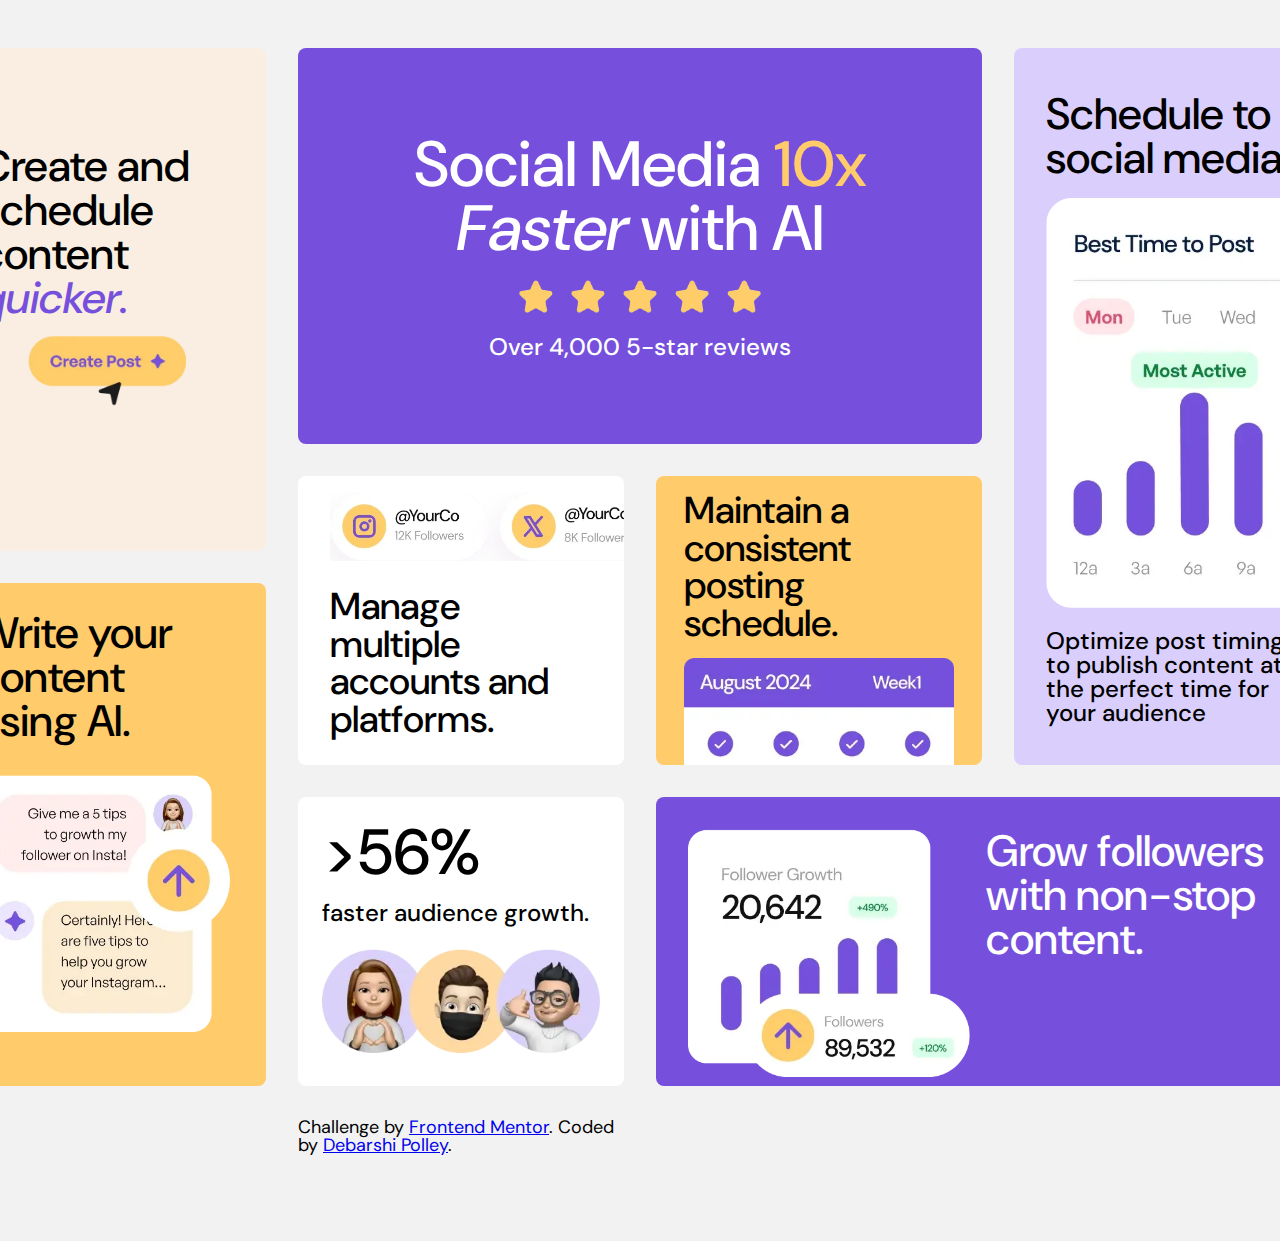
<file: bento-grid-main/index.html>
<!DOCTYPE html>
<html lang="en">
<head>
  <meta charset="UTF-8">
  <meta name="viewport" content="width=device-width, initial-scale=1.0"> <!-- displays site properly based on user's device -->

  <link rel="icon" type="image/png" sizes="32x32" href="./assets/images/favicon-32x32.png">

  <!--Fonts-->
  <link rel="preconnect" href="https://fonts.googleapis.com">
  <link rel="preconnect" href="https://fonts.gstatic.com" crossorigin>
  <link href="https://fonts.googleapis.com/css2?family=DM+Sans:ital,opsz,wght@0,9..40,100..1000;1,9..40,100..1000&display=swap" rel="stylesheet">
  
  <title>Frontend Mentor | Bento grid</title>
  <link rel="stylesheet" href="style.css">
</head>
<body>
<div class="bento-grid">

  <div class= "item">
    <div class="lg-text">
      Create and schedule content <em>quicker.</em>
    </div>
    <img src="./assets/images/illustration-create-post.webp">
  </div>

  <div class= "item">
    <p class="xlg-text">Social Media <span class="emphasis">10x</span> <em>Faster</em> with AI</p>
    <img src="assets/images/illustration-five-stars.webp" alt="">
    <p class="sm-text">Over 4,000 5-star reviews</p>
  </div>

  <div class="item">
    <p class="lg-text">Schedule to social media.</p>
    <img src="assets/images/illustration-schedule-posts.webp" alt="">
    <p class="sm-text">Optimize post timings to publish content at the perfect time for your audience</p>
  </div>

  <div class="item">
    <p class="lg-text">Write your content using AI.</p>
    <img src="assets/images/illustration-ai-content.webp" alt="">
  </div>

  <div class="item">
    <img src="assets/images/illustration-multiple-platforms.webp" alt="">
    <p class="med-text">Manage multiple accounts and platforms.</p>
  </div>

  <div class="item">
    <p class="med-text">Maintain a consistent posting schedule.</p>
    <img src="assets/images/illustration-consistent-schedule.webp" alt="">
  </div>

  <div class="item">
    <p class="sm-text"><span class="xlg-text">>56%</span> faster audience growth.</p>
    <img src="assets/images/illustration-audience-growth.webp" alt="">
  </div>
  
  <div class="item">
    <img src="assets/images/illustration-grow-followers.webp" alt="">
    <p class="lg-text">Grow followers with non-stop content.</p>
  </div>


<br>
<br>
<br>
<br>
  <footer class="attribution">
    Challenge by <a href="https://www.frontendmentor.io?ref=challenge">Frontend Mentor</a>. 
    Coded by <a href="#">Debarshi Polley</a>.
  </footer>
  <br>
</body>
</html>
</file>
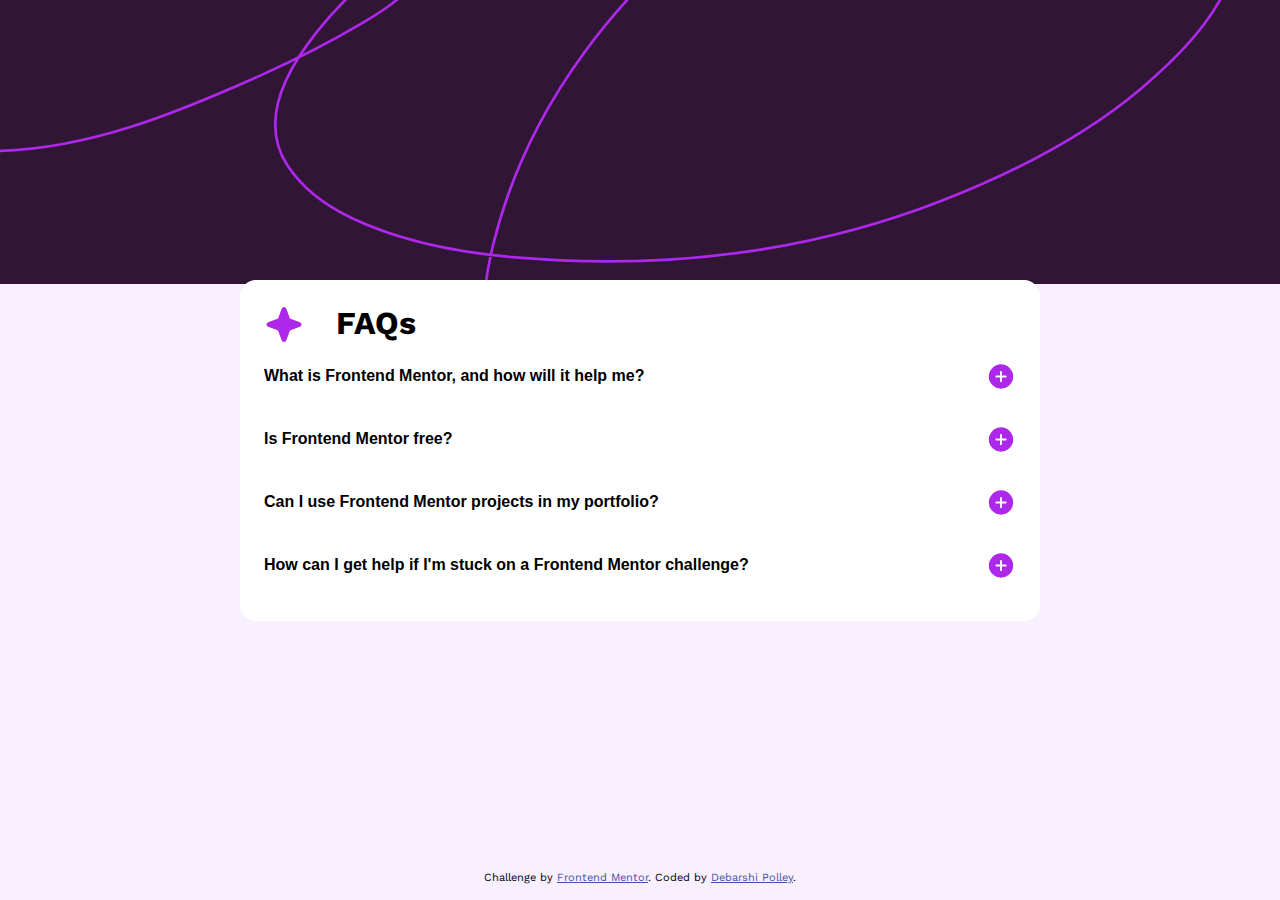
<file: faq-accordion-main/index.html>
<!DOCTYPE html>
<html lang="en">
<head>

  <!-- Required meta tags -->
  <meta charset="UTF-8">
  <meta name="viewport" content="width=device-width, initial-scale=1.0"> 

  <!-- Bootstrap CSS -->
  <link rel="icon" type="image/png" sizes="32x32" href="./assets/images/favicon-32x32.png">
  
  <!-- Title -->
  <title>Frontend Mentor | FAQ accordion</title>

  <!-- CSS Link -->
  <link rel="stylesheet" href="style.css">  

</head>
<body>

  <div class="container">
    <div class="faq-headline">
      <img src="assets/images/icon-star.svg" alt="">
      <h1>FAQs</h1>
    </div>

    <div class="accordion-container">
      <div class="accordion-item">
        <button class="accordion-btn" id="accordion-btn">
          What is Frontend Mentor, and how will it help me?

          <div class="icons">
            <img src="assets/images/icon-plus.svg" alt="" class="plus-icon btn-icon">
            <img src="assets/images/icon-minus.svg" alt="" class="minus-icon btn-icon">
          </div>
        </button>

        <div class="accordion-description">
          <p>Frontend Mentor offers realistic coding challenges to help developers improve their frontend coding skills with projects in HTML, CSS, and JavaScript. It's suitable for all levels and ideal for portfolio building.
          </p>
        </div>
      </div>

      <div class="accordion-item">
        <button class="accordion-btn" id="accordion-btn">
          Is Frontend Mentor free?

          <div class="icons">
            <img src="assets/images/icon-plus.svg" alt="" class="plus-icon btn-icon">
            <img src="assets/images/icon-minus.svg" alt="" class="minus-icon btn-icon">
          </div>
        </button>

        <div class="accordion-description">
          <p>Yes, Frontend Mentor offers both free and premium coding challenges, with the free option providing access to a range of projects suitable for all skill levels.
          </p>
        </div>
      </div>

      <div class="accordion-item">
        <button class="accordion-btn" id="accordion-btn">
          Can I use Frontend Mentor projects in my portfolio?

          <div class="icons">
            <img src="assets/images/icon-plus.svg" alt="" class="plus-icon btn-icon">
            <img src="assets/images/icon-minus.svg" alt="" class="minus-icon btn-icon">
          </div>
        </button>

        <div class="accordion-description">
          <p>Yes, you can use projects completed on Frontend Mentor in your portfolio. It's an excellent way to showcase your skills to potential employers!
          </p>
        </div>
      </div>

      <div class="accordion-item">
        <button class="accordion-btn" id="accordion-btn">
          How can I get help if I'm stuck on a Frontend Mentor challenge?

          <div class="icons">
            <img src="assets/images/icon-plus.svg" alt="" class="plus-icon btn-icon">
            <img src="assets/images/icon-minus.svg" alt="" class="minus-icon btn-icon">
          </div>
        </button>

        <div class="accordion-description">
          <p>The best place to get help is inside Frontend Mentor's Discord community. There's a help channel where you can ask questions and seek support from other community members.
          </p>
        </div>
      </div>

    </div>

  </div>
    
  <div class="attribution">
    Challenge by <a href="https://www.frontendmentor.io?ref=challenge" target="_blank">Frontend Mentor</a>. Coded by <a href="#">Debarshi Polley</a>.
  </div>

  <!-- JavaScript Link -->
  <script src="script.js"></script>
</body>
</html>
</file>
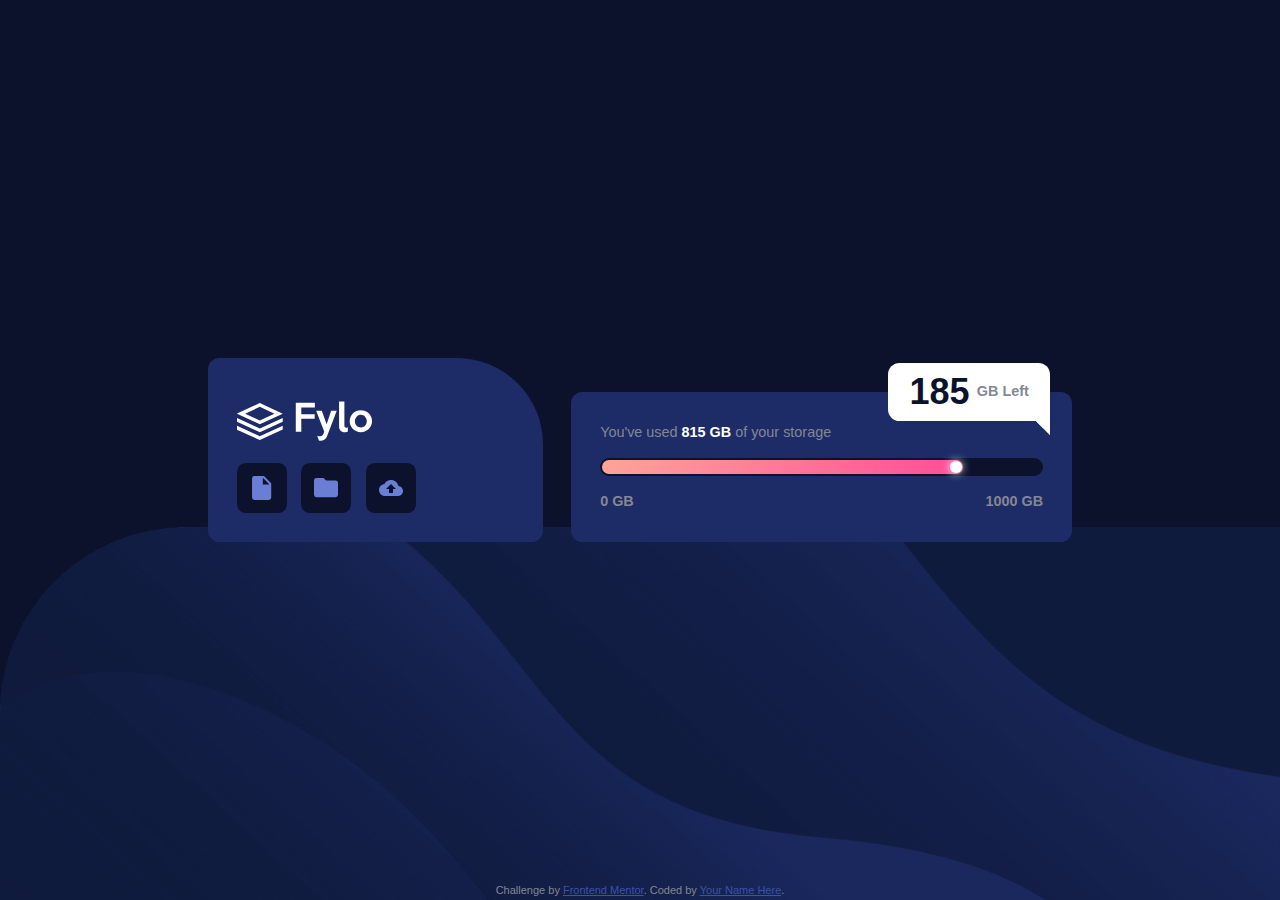
<file: fylo-data-storage-component-master/index.html>
<!DOCTYPE html>
<html lang="en">
<head>
  <meta charset="UTF-8">
  <meta name="viewport" content="width=device-width, initial-scale=1.0">

  <link rel="stylesheet" href="style.css">

  <link rel="icon" type="image/png" sizes="32x32" href="./images/favicon-32x32.png">
  
  <title>Frontend Mentor | Fylo data storage component</title>

</head>
<body>
  <main>
    <section class="storage flex">
      <div class="left-box">
        <img src="images/logo.svg" alt="logo">
        <div class="icons">
          <button><img src="images/icon-document.svg" alt="doc"></button>
          <button><img src="images/icon-folder.svg" alt="folder"></button>
          <button><img src="images/icon-upload.svg" alt="upload"></button>
        </div>
      </div>

      <div class="right-box">
        <p>You've used <strong>815 GB</strong> of your storage</p>

        <div class="progress-bar">
          <div class="progress"></div>
        </div>

        <div class="storage-index flex">
          <p>0 GB</p>
          <p>1000 GB</p>
        </div>

        <div class="storage-left flex">
          <p class="big-number">185</p>
          <p class="small-number">GB Left</p>
        </div>
      </div>
    </section>
  </main>
  
  
  
  
  <div class="attribution">
    Challenge by <a href="https://www.frontendmentor.io?ref=challenge" target="_blank">Frontend Mentor</a>. 
    Coded by <a href="#">Your Name Here</a>.
  </div>
</body>
</html>
</file>
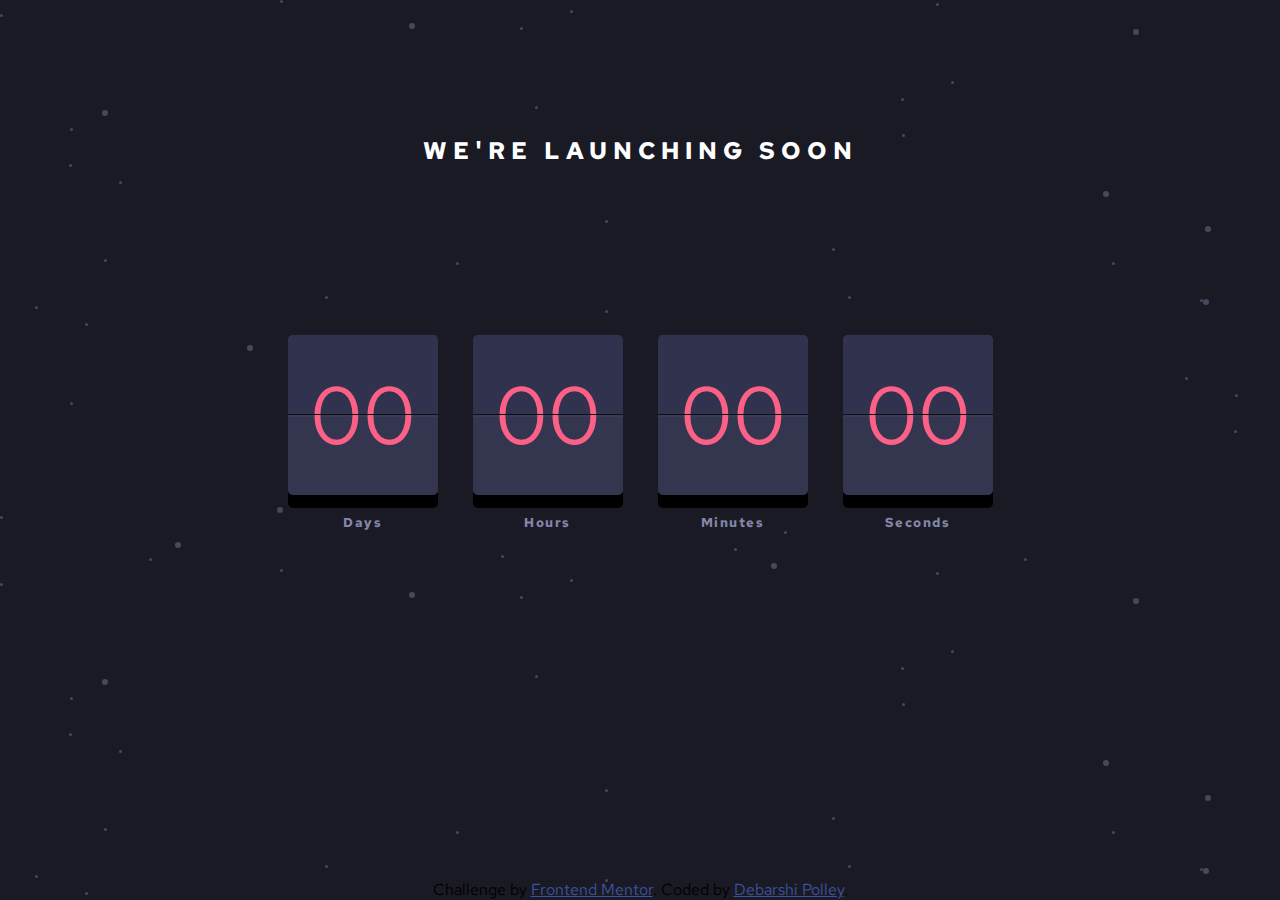
<file: launch-countdown-timer-main/index.html>
<!DOCTYPE html>
<html lang="en">
  <head>
    <meta charset="UTF-8" />
    <meta name="viewport" content="width=device-width, initial-scale=1.0" />
    <!-- displays site properly based on user's device -->

    <link
      rel="icon"
      type="image/png"
      sizes="32x32"
      href="./images/favicon-32x32.png"
    />

    <title>Frontend Mentor | Launch countdown timer</title>

    <link rel="stylesheet" href="style.css" />

    <script src="app.js" defer></script>
  </head>
  <body>
    <h2>We're launching soon</h2>
    <main class="countdown"></main>

    <footer class="attribution">
      Challenge by
      <a href="https://www.frontendmentor.io?ref=challenge" target="_blank"
        >Frontend Mentor</a
      >. Coded by <a href="https://github.com/manishtmtmt">Debarshi Polley</a>.
    </footer>
  </body>
</html>
</file>
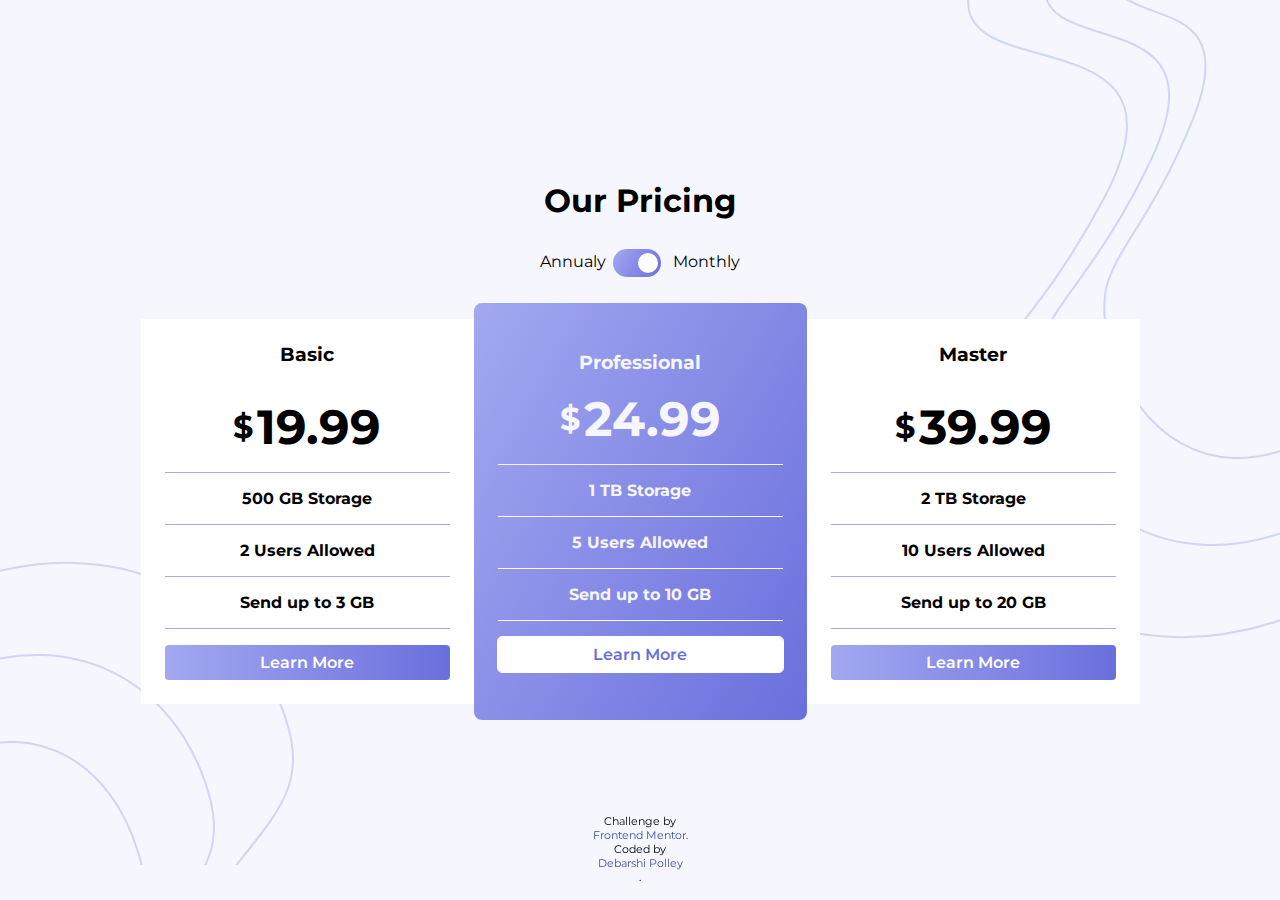
<file: pricing-component-with-toggle-master/index.html>
<!DOCTYPE html>
<html lang="en">
<head>
  <meta charset="UTF-8">
  <meta name="viewport" content="width=device-width, initial-scale=1.0">

  <link rel="icon" type="image/png" sizes="32x32" href="./images/favicon-32x32.png">
  <title>Frontend Mentor |Pricing Component with Toggle</title>

  <link rel="stylesheet" href="style.css">

  <link rel="preconnect" href="https://fonts.googleapis.com">
  <link rel="preconnect" href="https://fonts.gstatic.com" crossorigin>
  <link href="https://fonts.googleapis.com/css2?family=Montserrat:ital,wght@0,100..900;1,100..900&display=swap" rel="stylesheet">
</head>
<body>
  <div class="component">
    <h1>Our Pricing</h1>
    <div class="toggle-container">
      <p>Annualy</p>
      <div class="toggle-switch">
        <input type="checkbox" class="toggle-input" id="toggle" checked>
        <label for="toggle" class="toggle-label"></label>
      </div>
      <p>Monthly</p>
    </div>

    <div class="cards-grid">
      <div class="card">
        <h3>Basic</h3>
        <div class="cost">&dollar; <span id="basic-cost">19.99</span></div>
        <ul class="benefits">
          <li>500 GB Storage</li>
          <li>2 Users Allowed</li>
          <li>Send up to 3 GB</li>
        </ul>
        <a href="#" class="link-btn">Learn More</a>
      </div>

      <div class="card">
        <h3>Professional</h3>
        <div class="cost">&dollar; <span id="professional-cost">24.99</span></div>
        <ul class="benefits">
          <li>1 TB Storage</li>
          <li>5 Users Allowed</li>
          <li>Send up to 10 GB</li>
        </ul>
        <a href="#" class="link-btn">Learn More</a>
      </div>

      <div class="card">
        <h3>Master</h3>
        <div class="cost">&dollar; <span id="master-cost">39.99</span></div>
        <ul class="benefits">
          <li>2 TB Storage</li>
          <li>10 Users Allowed</li>
          <li>Send up to 20 GB</li>
        </ul>
        <a href="#" class="link-btn">Learn More</a>
      </div>
    </div>

    <img src="images/bg-top.svg" alt="bg-top" class="top-img">
    <img src="images/bg-bottom.svg" alt="bg-bottom" class="bottom-img">
  </div>
  

  
  <div class="attribution">
    <p>Challenge by <a href="https://www.frontendmentor.io?ref=challenge" target="_blank">Frontend Mentor.</a> Coded by <a href="#">Debarshi Polley</a>.
    </p>
  </div>

  <script>
    const checkToggle = document.getElementById('toggle')
    const basicCost = document.getElementById('basic-cost')
    const professionalCost = document.getElementById('professional-cost')
    const masterCost = document.getElementById('master-cost')

    checkToggle.addEventListener('change', () => {
      if(checkToggle.checked) {
        basicCost.textContent = `19.99`
        professionalCost.textContent = `24.99`
        masterCost.textContent = `39.99`
      } else {
        basicCost.textContent = `199.99`
        professionalCost.textContent = `249.99`
        masterCost.textContent = `399.99`
      }
    })
  </script>
</body>
</html>
</file>
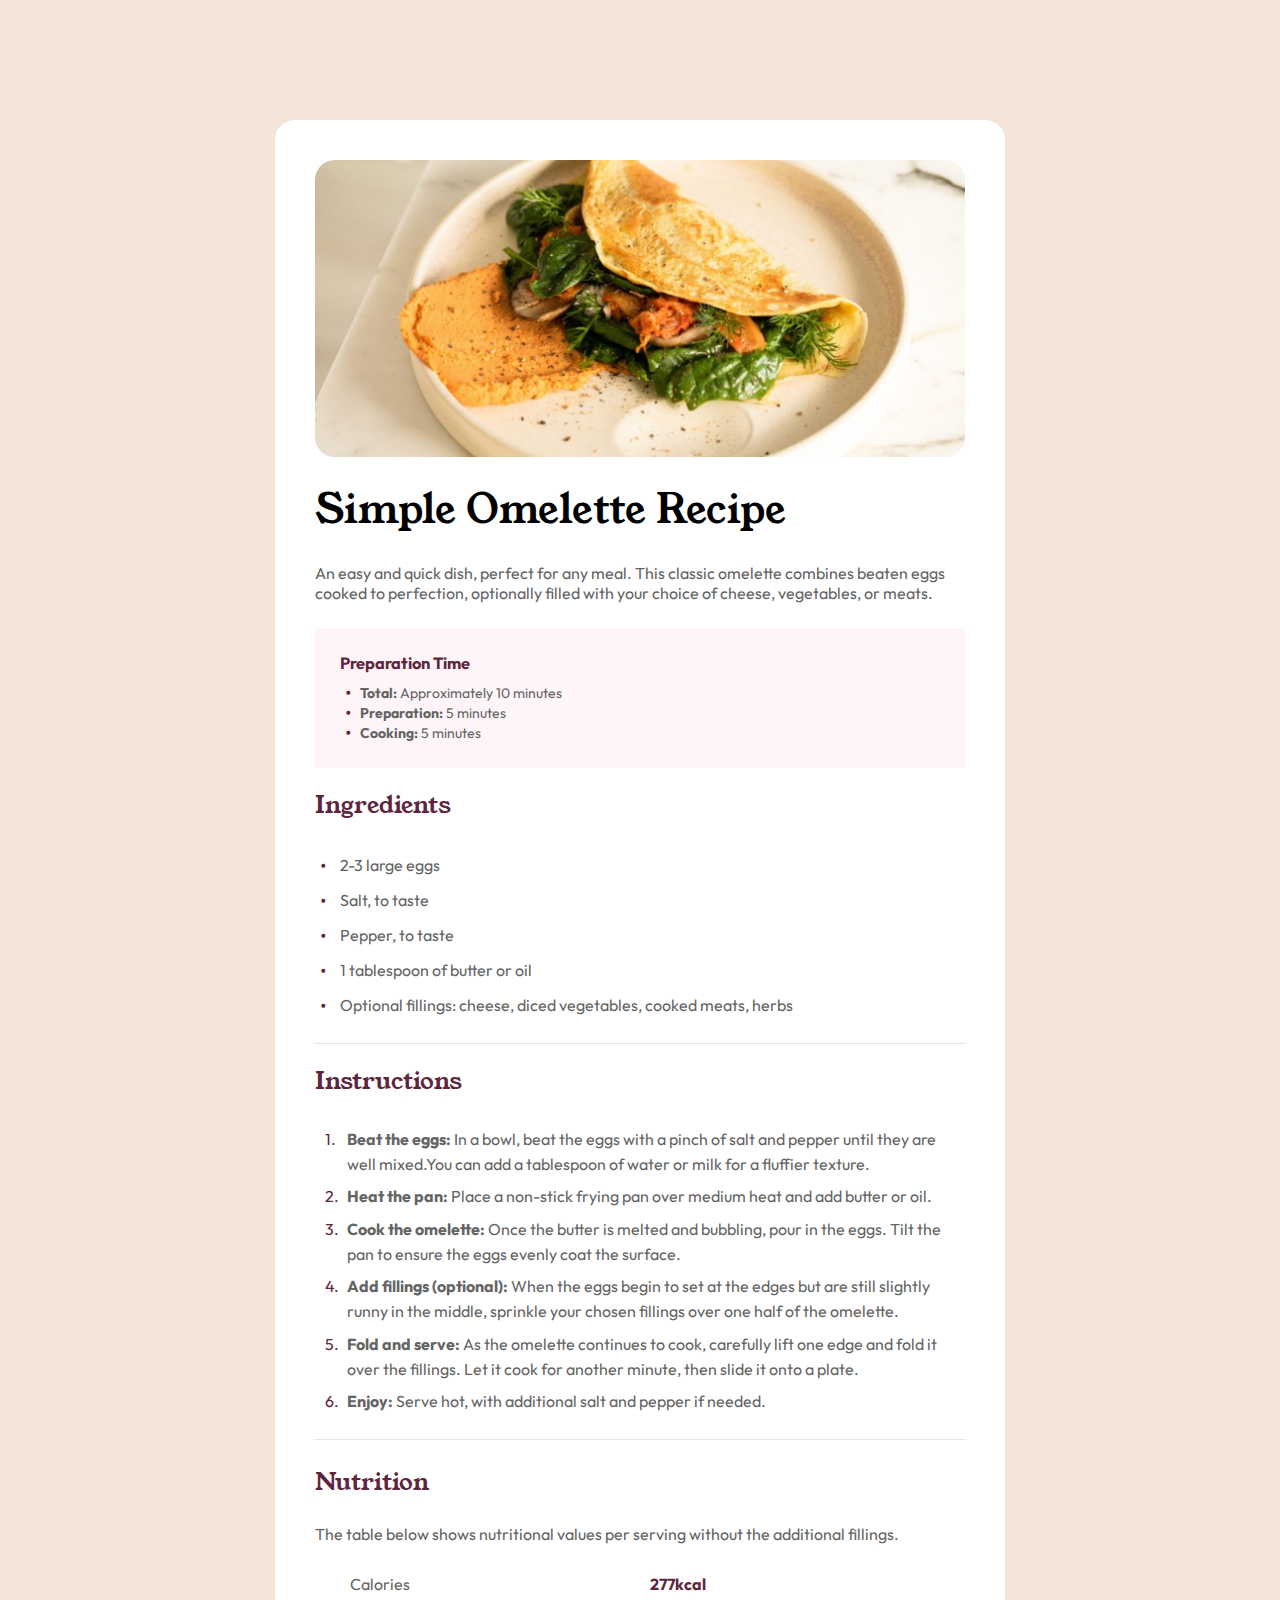
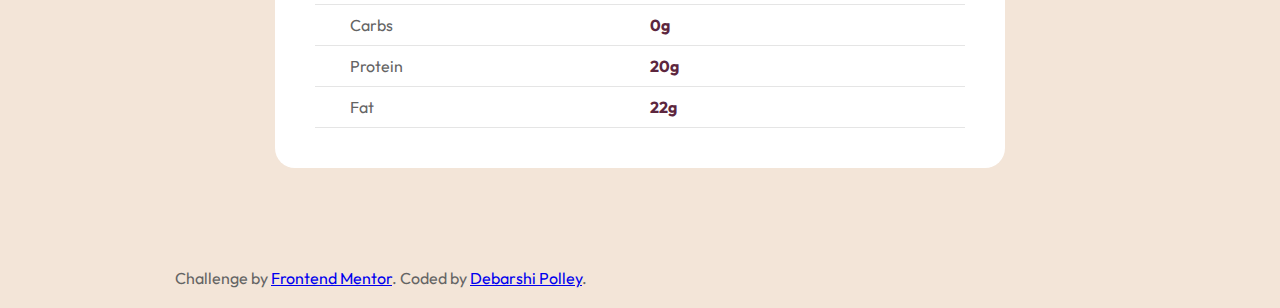
<file: recipe-page-main/index.html>
<!DOCTYPE html>
<html lang="en">
<head>
  <meta charset="UTF-8">
  <meta name="viewport" content="width=device-width, initial-scale=1.0">

  <link rel="icon" type="image/png" sizes="32x32" href="./assets/images/favicon-32x32.png">
  <link rel = "stylesheet" href = "style.css"> <!-- Link to CSS file -->

  <!-- Link to Google Fonts - Outfit -->
  <link rel="preconnect" href="https://fonts.googleapis.com">
  <link rel="preconnect" href="https://fonts.gstatic.com" crossorigin>
  <link href="https://fonts.googleapis.com/css2?family=Outfit:wght@100..900&display=swap" rel="stylesheet">

  
  <!-- Link to Google Fonts - Young Serif -->
  <link rel="preconnect" href="https://fonts.googleapis.com">
  <link rel="preconnect" href="https://fonts.gstatic.com" crossorigin>
  <link href="https://fonts.googleapis.com/css2?family=Young+Serif&display=swap" rel="stylesheet">
  
  <title>Frontend Mentor | Recipe page</title>
</head>
<body>
  <img src="assets/images/image-omelette.jpeg" class="recipe-image-mobile">
  <div class = "menu-container">
    <div class="image-container">
      <img src="assets/images/image-omelette.jpeg" class="recipe-image">
    </div>
    <h1>
      Simple Omelette Recipe
    </h1>

    <div classs = "description">
      <p class = "description-text">
        An easy and quick dish, perfect for any meal. This classic omelette combines beaten eggs cooked to perfection, optionally filled with your choice of cheese, vegetables, or meats.
      </p>
    </div>


  <!--Preparation time section-->
    <div class="preparation-time-container">

      <div class="preparation-time-header">
        <h3>Preparation Time</h3>                
      </div>

      <div class="bullet-point">
        &#x2022
      </div>
      <div class="prep-info">
        <b>Total:</b> Approximately 10 minutes
      </div>

      <div class="bullet-point">
        &#x2022
      </div>
      <div class="prep-info">
        <b>Preparation:</b> 5 minutes
      </div>

      <div class="bullet-point">
        &#x2022
      </div>
      <div class="prep-info">
        <b>Cooking:</b> 5 minutes
      </div>
    </div>
    
    
  <!--Ingredients section-->
    <div class = "ingredients-container">
      <div class = "ingredients-header">
        <h2>Ingredients</h2>
      </div>
      <div class="bullet-point">
        &#x2022
      </div>
      <div class="ingredients-list-item">
        2-3 large eggs
      </div>
      <div class="bullet-point">
        &#x2022
      </div>
      <div class="ingredients-list-item">
        Salt, to taste
      </div>
      <div class="bullet-point">
        &#x2022
      </div>
      <div class="ingredients-list-item">
        Pepper, to taste
      </div>
      <div class="bullet-point">
        &#x2022
      </div>
      <div class="ingredients-list-item">
        1 tablespoon of butter or oil
      </div>
      <div class="bullet-point">
        &#x2022
      </div>
      <div class="ingredients-list-item">
        Optional fillings: cheese, diced vegetables, cooked meats, herbs
      </div>
    </div>



  <!--Instructions section-->
    <div class = "instructions-container">
      <div class="instructions-header">
        <h2>Instructions</h2>
      </div>

      <div class="sl-no">
        1.
      </div>
      <div class="instruction">
        <b>Beat the eggs:</b> In a bowl, beat the eggs with a pinch of salt and pepper until they are well mixed.You can add a tablespoon of water or milk for a fluffier texture.
      </div>

      <div class="sl-no">
        2.
      </div>
      <div class="instruction">
        <b>Heat the pan:</b> Place a non-stick frying pan over medium heat and add butter or oil.
      </div>

      <div class="sl-no">
        3.
      </div>
      <div class="instruction">
        <b>Cook the omelette:</b> Once the butter is melted and bubbling, pour in the eggs. Tilt the pan to ensure the eggs evenly coat the surface.
      </div>

      <div class="sl-no">
        4.
      </div>
      <div class="instruction">
        <b>Add fillings (optional):</b> When the eggs begin to set at the edges but are still slightly runny in the middle, sprinkle your chosen fillings over one half of the omelette.
      </div>

      <div class="sl-no">
        5.
      </div>
      <div class="instruction">
        <b>Fold and serve:</b> As the omelette continues to cook, carefully lift one edge and fold it over the fillings. Let it cook for another minute, then slide it onto a plate.
      </div>

      <div class="sl-no">
        6.
      </div>
      <div class="instruction">
        <b>Enjoy:</b> Serve hot, with additional salt and pepper if needed.
      </div>
    </div>
    


  <!--Nutrition section-->

    <div class="nutrition-container">
      <div class="nutrition-header">
        <h2>Nutrition</h2>
      </div>
      <div class="nutrition-description">
        <p class="nutrition-description-text">
          The table below shows nutritional values per serving without the additional fillings.
        </p>
        <div class="nutrition-table">
          <div class="column1">
            <div class="nutrient">Calories</div>
            <div class="nutrient">Carbs</div>
            <div class="nutrient">Protein</div>
            <div class="nutrient">Fat</div>
          </div>
          <div class="column2">
            <div class="nutrient-value">277kcal</div>
            <div class="nutrient-value">0g</div>
            <div class="nutrient-value">20g</div>
            <div class="nutrient-value">22g</div>
          </div>
          </div>
        </div>
      </div>
    </div>
    
    <div class="attribution">
      Challenge by <a href="https://www.frontendmentor.io?ref=challenge" target="_blank">Frontend Mentor</a>. 
      Coded by <a href="#">Debarshi Polley</a>.
    </div>


  </div>
</body>
</html>
</file>
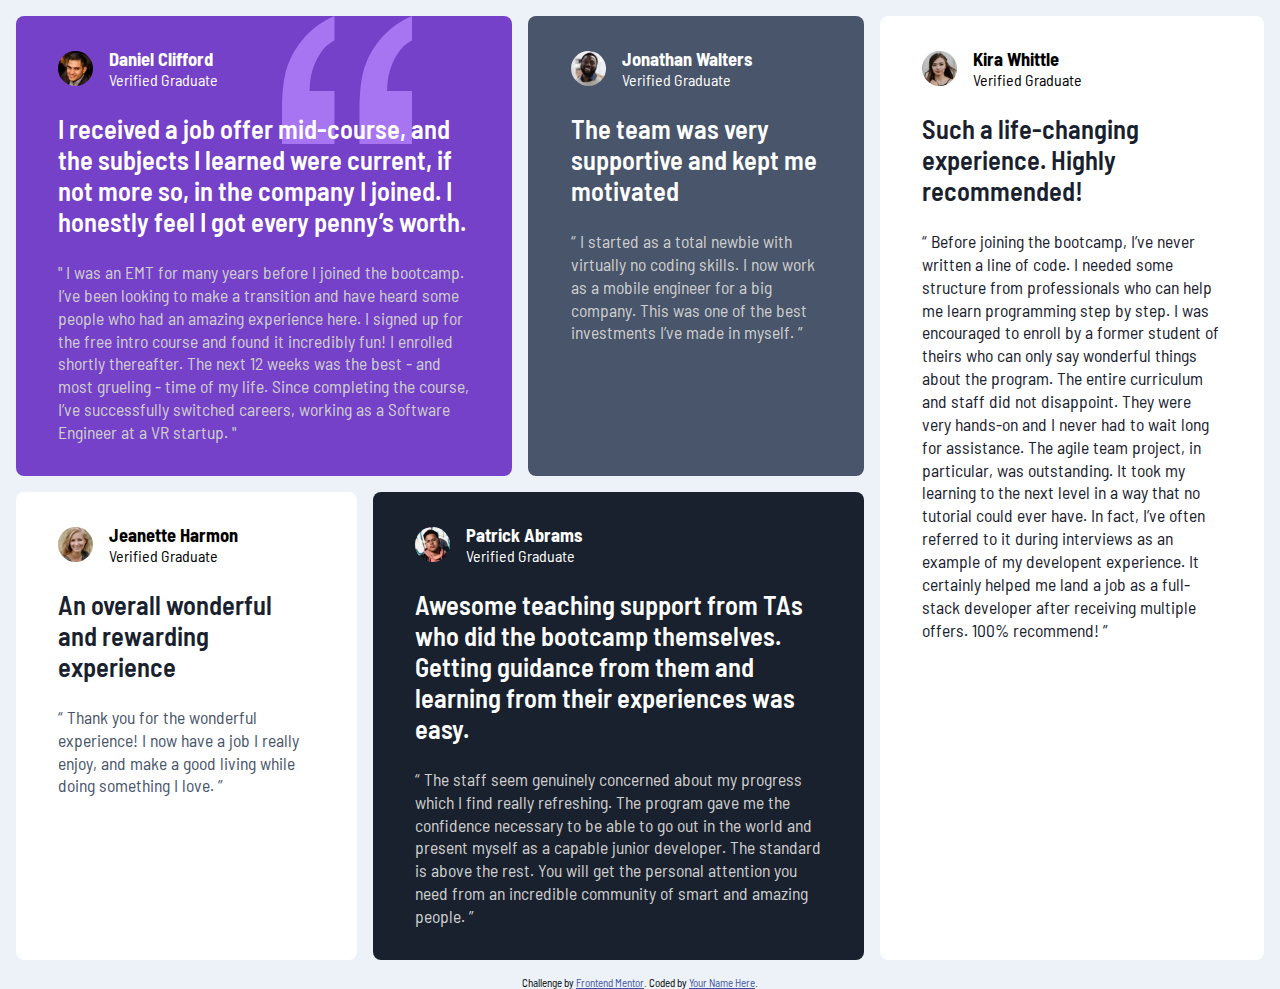
<file: testimonials-grid-section-main/index.html>
<!DOCTYPE html>
<html lang="en">
<head>
  <meta charset="UTF-8">
  <meta name="viewport" content="width=device-width, initial-scale=1.0"> 

  <link rel="icon" type="image/png" sizes="32x32" href="./images/favicon-32x32.png">
  
  <title>Frontend Mentor | Testimonials grid section</title>
  <link rel="stylesheet" href="style.css">

  <link rel="preconnect" href="https://fonts.googleapis.com">
  <link rel="preconnect" href="https://fonts.gstatic.com" crossorigin>
  <link href="https://fonts.googleapis.com/css2?family=Barlow+Semi+Condensed:ital,wght@0,100;0,200;0,300;0,400;0,500;0,600;0,700;0,800;0,900;1,100;1,200;1,300;1,400;1,500;1,600;1,700;1,800;1,900&display=swap" rel="stylesheet"> <!-- Google Fonts -->

</head>
<body>
  <div class="testimonials-grid">
    <div class="item">
      <div class="person">
        <img src="images/image-daniel.jpg" alt="Daniel Clifford">
        <div class="name">
          <h1>Daniel Clifford</h1>
          <p>Verified Graduate</p>
        </div>
      </div>
      <p class="top-quote">I received a job offer mid-course, and the subjects I learned were current, if not more so, in the company I joined. I honestly feel I got every penny’s worth.</p>

      <p class="bottom-quote">" I was an EMT for many years before I joined the bootcamp. I’ve been looking to make a transition and have heard some people who had an amazing experience here. I signed up for the free intro course and found it incredibly fun! I enrolled shortly thereafter. The next 12 weeks was the best - and most grueling - time of my life. Since completing the course, I’ve successfully switched careers, working as a Software Engineer at a VR startup. "</p>

      <img src="images/bg-pattern-quotation.svg" alt="" class="quote-icon">
    </div>

    <div class="item">
      <div class="person">
        <img src="images/image-jonathan.jpg" alt="Jonathan Walters">
        <div class="name">
          <h1>Jonathan Walters</h1>
          <p>Verified Graduate</p>
        </div>
      </div>
      <p class="top-quote">The team was very supportive and kept me motivated</p>

      <p class="bottom-quote">“ I started as a total newbie with virtually no coding skills. I now work as a mobile engineer for a big company. This was one of the best investments I’ve made in myself. ”</p>
    </div>

    <div class="item">
      <div class="person">
        <img src="images/image-kira.jpg" alt="Kira Whittle">
        <div class="name">
          <h1>Kira Whittle</h1>
          <p>Verified Graduate</p>
        </div>
      </div>
      <p class="top-quote">Such a life-changing experience. Highly recommended!</p>

      <p class="bottom-quote">“ Before joining the bootcamp, I’ve never written a line of code. I needed some structure from professionals who can help me learn programming step by step. I was encouraged to enroll by a former student of theirs who can only say wonderful things about the program. The entire curriculum and staff did not disappoint. They were very hands-on and I never had to wait long for assistance. The agile team project, in particular, was outstanding. It took my learning to the next level in a way that no tutorial could ever have. In fact, I’ve often referred to it during interviews as an example of my developent experience. It certainly helped me land a job as a full-stack developer after receiving multiple offers. 100% recommend! ”</p>
    </div>

    <div class="item">
      <div class="person">
        <img src="images/image-jeanette.jpg" alt="Jeanette Harmon">
        <div class="name">
          <h1>Jeanette Harmon</h1>
          <p>Verified Graduate</p>
        </div>
      </div>
      <p class="top-quote">An overall wonderful and rewarding experience</p>

      <p class="bottom-quote">“ Thank you for the wonderful experience! I now have a job I really enjoy, and make a good living while doing something I love. ”</p>
    </div>

    <div class="item">
      <div class="person">
        <img src="images/image-patrick.jpg" alt="Patrick Abrams">
        <div class="name">
          <h1>Patrick Abrams</h1>
          <p>Verified Graduate</p>
        </div>
      </div>
      <p class="top-quote">Awesome teaching support from TAs who did the bootcamp themselves. Getting guidance from them and learning from their experiences was easy.</p>

      <p class="bottom-quote"> “ The staff seem genuinely concerned about my progress which I find really refreshing. The program gave me the confidence necessary to be able to go out in the world and present myself as a capable junior developer. The standard is above the rest. You will get the personal attention you need from an incredible community of smart and amazing people. ”</p>
    </div>
  </div> 
  
  <div class="attribution">
    Challenge by <a href="https://www.frontendmentor.io?ref=challenge" target="_blank">Frontend Mentor</a>. 
    Coded by <a href="#">Your Name Here</a>.
  </div>
</body>
</html>
</file>
<file: bento-grid-main/style.css>
* {
  padding: 0;
  margin: 0;
  box-sizing: border-box;
}

:root {
  --purple-100: hsl(254, 88%, 90%);
  --purple-500: hsl(256, 67%, 59%);

  --yellow-100: hsl(31, 66%, 93%);
  --yellow-500: hsl(39, 100%, 71%);

  --white: hsl(0, 0%, 100%);
  --black: hsl(0, 0%, 7%);
}

img{
  max-width: 100%;
  display: block;
}

body {
  background-color: #f2f2f2;
  min-height: 100vh;
  font-family: 'DM Sans';
  font-size: 18px;
  line-height: 1;
  display: grid;
  place-content: center;
}

.xlg-text {
  font-size: 4rem;
  font-weight: 500;
}

.lg-text {
  font-size: 2.75rem;
  font-weight: 500;
}

.med-text {
  font-size: 2.35rem;
  font-weight: 500;
}

.sm-text {
  font-size: 1.5rem;
  font-weight: 500;
}

.bento-grid {
  max-width: 1400px;
  margin: 3rem 1rem;
  display: grid;
  grid-auto-columns: 1fr;
  grid-auto-rows: 75px;
  gap: 2rem;
  grid-template-areas:
  'box1 box2 box2 box3'
  'box1 box2 box2 box3'
  'box1 box2 box2 box3'
  'box1 box2 box2 box3'
  'box1 box5 box6 box3'
  'box4 box5 box6 box3'
  'box4 box5 box6 box3'
  'box4 box7 box8 box8'
  'box4 box7 box8 box8'
  'box4 box7 box8 box8';

}

.bento-grid .item {
  border-radius: 0.5rem;
  overflow: hidden;
  min-width: 326px;
}

.bento-grid .item:nth-child(1) {
  background-color: var(--yellow-100);
}

.bento-grid .item:nth-child(2),
.bento-grid .item:nth-child(8) {
  background-color: var(--purple-500);
  color: white
}

.bento-grid .item:nth-child(3) {
  background-color: var(--purple-100);
}

.bento-grid .item:nth-child(4),
.bento-grid .item:nth-child(6) {
  background-color: var(--yellow-500);
}

.bento-grid .item:nth-child(5),
.bento-grid .item:nth-child(7) {
  background-color: var(--white);
}

.bento-grid .item:nth-child(1) {
  grid-area: box1;
  padding: 6rem 2rem 0 2.5rem;
}

.bento-grid .item:nth-child(1) .xlg-text {
  padding: 0px 6rem;
}

.bento-grid .item:nth-child(1) em {
  color: var(--purple-500);
}

.bento-grid .item:nth-child(1) img {
  margin-top: 1rem;
  padding: 0 3rem;
}

.bento-grid .item:nth-child(2) {
  grid-area: box2;
  padding: 2rem;
  text-align: center;
  display: flex;
  flex-direction: column;
  justify-content: center;
  align-items: center;
}

.bento-grid .item:nth-child(2) .emphasis {
  color: var(--yellow-500);
}

.bento-grid .item:nth-child(2) img {
  width: 250px;
  margin: 1rem 0.5rem;
}

.bento-grid .item:nth-child(3) {
  grid-area: box3;
  padding: 2.75rem 2rem 2.5rem 2rem;
  display: flex;
  flex-direction: column;
  justify-content: space-between;
  position: relative;
}

.bento-grid .item:nth-child(3) img {
  position: absolute;
  height: 410px;
  object-fit: cover;
  object-position: left;
  top: 150px;
}

.bento-grid .item:nth-child(4) {
  grid-area: box4;
  padding: 1.75rem 2.25rem;
}

.bento-grid .item:nth-child(4) p {
  margin-bottom: 2rem;
}

.bento-grid .item:nth-child(5) {
  grid-area: box5;
  padding: 1rem 2rem 1rem 2rem;
  position: relative;
}

.bento-grid .item:nth-child(5) p {
  margin-top: 6rem;
}

.bento-grid .item:nth-child(5) img {
  position: absolute;
}

.bento-grid .item:nth-child(6) {
  grid-area: box6;
  position: relative;
  padding: 1rem 1.75rem;
}

.bento-grid .item:nth-child(6) p {
  margin-bottom: 1rem;
}

.bento-grid .item:nth-child(7) {
  grid-area: box7;
  padding: 1.5rem;
}

.bento-grid .item:nth-child(7) span {
  display: block;
  margin-bottom: 1rem;  
}

.bento-grid .item:nth-child(7) img {
  margin-top: 1.5rem;
}

.bento-grid .item:nth-child(8) {
  grid-area: box8;
  padding: 2rem;
  display: grid;
  grid-template-columns: 1.75fr 2fr;
  gap: 1rem;
}

@media (max-width: 1024px) {
  .bento-grid .item{
    text-align: center;
    border-radius: 0.75rem;
  }

  .bento-grid {
    grid-auto-rows: initial;
    grid-template-columns: 420px;
    grid-template-areas:
      'box2'
      'box5'
      'box6'
      'box3'
      'box8'
      'box7'
      'box1'
      'box4';
      gap: 2rem;
  }

  .bento-grid .item:nth-child(2) {
    height: 350px;
    padding: 1.5rem;
  }

  .bento-grid .item:nth-child(5) {
    height: 200px;
    text-align: left;
  }

  .bento-grid .item:nth-child(5) img {
    width: 550px;
    object-fit: cover;
    object-position: left;
  }

  .bento-grid .item:nth-child(5) p {
    margin-top: 6.5rem;
    font-size: 1.75rem;
  }

  .bento-grid .item:nth-child(6) {
    height: 270px;
    text-align: left;
    padding: 1.5rem;
  }

  .bento-grid .item:nth-child(6) p {
    font-size: 1.8rem;
    margin-bottom: 1.4rem;
  }

  .bento-grid .item:nth-child(6) img {
    width: 250px;
  }

  .bento-grid .item:nth-child(3) {
    min-height: 560px;
    padding: 2.5rem 1.5rem;
  }

  .bento-grid .item:nth-child(3) .lg-text {
    font-size: 1.75rem;
  }

  .bento-grid .item:nth-child(3) img{
    width: 370px;
    object-fit: contain;
    top: 60px;
  }

  .bento-grid .item:nth-child(3) .sm-text {
    font-size: 1.25rem;
    padding: 0 1.5rem;
  }

  .bento-grid .item:nth-child(8) {
    grid-area: box8;
    padding: 1.5rem 1.5rem;
    display: grid;
    grid-template-columns: 1fr;
    gap: 1rem;
    height: 450px;
  }

  .bento-grid .item:nth-child(8) img {
    width: 280px;
    margin-left: 60px;
    margin-bottom: 1.25rem;
  }

  .bento-grid .item:nth-child(8) p {
    font-size: 2.25rem;
    padding: 0 2.5rem;
  }

  .bento-grid .item:nth-child(7) {
    height: 270px;
  }

  .bento-grid .item:nth-child(7) p {
    text-align: left;
  }

  .bento-grid .item:nth-child(7) img {
    width: 220px;
  }

  .bento-grid .item:nth-child(1) {
    height: 280px;
    margin: 0;
    padding: 2rem 2.25rem;
  }

  .bento-grid .item:nth-child(1) .lg-text {
    font-size: 2.25rem;
    text-align: left;
    margin-bottom: 1.5rem;
  }

  .bento-grid .item:nth-child(1) img {
    width: 220px;
    justify-content: left;
    margin-top: 0.5rem;
    padding: 0;
  }

  .bento-grid .item:nth-child(4) {
    height: 430px;
  }

  .bento-grid .item:nth-child(4) p {
    text-align: left;
    font-size: 2.25rem;
  }

  .bento-grid .item:nth-child(4) img {
    width: 260px;
  }
}
</file>
<file: faq-accordion-main/style.css>
@import url('https://fonts.googleapis.com/css2?family=Work+Sans:ital,wght@0,100..900;1,100..900&display=swap');

* {
  margin: 0;
  padding: 0;
  box-sizing: border-box;
}

:root {
  --white: hsl(0, 0%, 100%);
  --light-pink: hsl(275, 100%, 97%);
  --grayish-purple: hsl(292, 16%, 49%);
  --dark-purple: hsl(292, 42%, 14%);
}

body {
  background-color: var(--light-pink);
  background-image: url(assets/images/background-pattern-desktop.svg);
  background-repeat: no-repeat;
  background-size: 100%;
  font-family: "Work Sans", sans-serif;
  min-height: 100vh;
  display: grid;
  place-content: center;
}

img, svg {
  max-width: 100%;
  display: block;
}

button {
  cursor: pointer;
  background-color: transparent;
  width: 100%;
  padding: 1rem 0;
  font-size: 16px;
  font-weight: 600;
  text-align: left;
  display: flex;
  align-items: center;
  justify-content: space-between;
  gap: 1rem;
  border: none;
}

button:hover {
  color: purple;
}

.container {
  background-color: var(--white);
  max-width: 800px;
  padding: 1.5rem;
  margin: 1rem;
  border-radius: 1rem;
}

.faq-headline {
  display: flex;
  gap: 2rem;
}

.faq-headline h1 {
  font-size: 2rem;
  font-weight: 700;
}

.accordion-containter .accordion-item:not(:last-child) {
  border-bottom: 2px solid var(--light-pink);
}

.accordion-item .icons img {
  min-width: 30px;
}

.accordion-item .icons .minus-icon {
  display: none;
}

.accordion-description {
  background-color: var(--white);
  max-height: 0;
  overflow: hidden;
  transition: max-height 0.22s ease;
}

.accordion-description p {
  color: var(--grayish-purple);
  padding: 1.5rem 0;
}

.attribution { 
  font-size: 11px; 
  text-align: center; 
  position: absolute;
  bottom: 1rem;
  left: 0;
  right: 0;
}

.attribution a { 
  color: hsl(228, 45%, 44%); 
}

@media (max-width: 540px) {
  body {
    background-image: url(assets/images/background-pattern-mobile.svg);
  }
}
</file>
<file: fylo-data-storage-component-master/style.css>
.attribution { 
  font-size: 11px; text-align: center; 
  position: absolute; bottom: 0; left: 0; right: 0;
}
.attribution a { color: hsl(228, 45%, 44%); }

@import url('https://fonts.googleapis.com/css2?family=Raleway:ital,wght@0,100..900;1,100..900&display=swap');

:root {
  --light-blue: hsl(243, 100%, 93%);
  --moderate-blue: hsl(228, 56%, 26%);
  --dark-blue: hsl(229, 57%, 11%);
  --grayish-blue: hsl(229, 7%, 55%);

  --gradient1: linear-gradient(90deg, hsl(6, 100%, 80%), hsl(335, 100%, 65%));

  font-size: .9rem;
}

*,*::before,*:after {
  box-sizing: border-box;
  margin: 0;
  padding: 0;
}

img {
  max-width: 100%;
  display: block;
}

body {
  background: url(./images/bg-mobile.png) no-repeat var(--dark-blue);
  background-size: cover;
  font-family: "Raleway", sans-serif;
  line-height: 1.6;
  color: var(--grayish-blue);
  font-size: var(--font-size);
  min-width: 375px;
}

.flex {
  display: flex;
  justify-content: space-between;
  align-items: center;
}

strong {
  color: white;
}

.big-number {
  font-size: 2.5rem;
  font-weight: 700;
  color: var(--dark-blue);
}

.small-number {
  font-weight: 700;
  color: var(--grayish-blue);
}

.left-box, .right-box {
  padding: 2rem;
  background: var(--moderate-blue);
  border-radius: 0.8rem;
}

.left-box {
  border-radius: 0.8rem 6rem 0.8rem 0.8rem;
}

.right-box {
  position: relative;
  padding-bottom: 3rem;
}

main {
  display: grid;
  place-items: center;
  height: 100vh;
}

.storage {
  width: 90%;
  gap: 1rem;
  flex-direction: column;
  align-items: initial;
}

.icons {
  display: grid;
  gap: 1rem;
  grid-template-columns: repeat(3, 1fr);
  width: fit-content;
  margin-top: 1.5rem;
}

.icons button{
  width: 50px;
  height: 50px;
  border: none;
  background: var(--dark-blue);
  place-items: center;
  border-radius: 0.6rem;
}

.progress-bar {
  width: 100%;
  height: 1.25rem;
  background: var(--dark-blue);
  border-radius: 2rem;
  margin: 1rem 0;
  position: relative;
}

.progress {
  width: 81.5%;
  height: 1rem;
  background: var(--gradient1);
  border-radius: 2rem;
  translate: 2px 2px;
  position: relative;
}

.progress::after {
  position: absolute;
  right: 1px;
  top: 1.25px;
  content: '';
  width: 12px;
  height: 12px;
  background: white;
  border-radius: 50%;
  filter: drop-shadow(0 0 5px rgb(255, 255, 255));
}

.storage-index {
  font-weight: 700;
}

.storage-left {
  background: white;
  position: absolute;
  width: max-content;
  padding: 0 1.5rem;
  gap: 0.5rem;
  border-radius: 0.8rem;
  bottom: 0rem;
  left: 50%;
  translate: -50% 50%;
}

@media (min-width: 768px) {
  body {
    background: url(./images/bg-desktop.png) no-repeat var(--dark-blue);
    background-size: contain;
    background-position: bottom;
  }
  

  .storage {
    width: 70%;
    flex-direction: row;
    align-items: flex-end;
    gap: 2rem;
    max-width: 60rem;
  }

  .left-box {
    flex-basis: 40%;
    padding-top: 3rem;
  }

  .right-box {
    flex-basis: 60%;
    padding-bottom: initial;
    height: 150px;
  }

  .storage-left {
    bottom: initial;
    left: initial;
    translate: initial;
    right: 1.5rem;
    top: -2rem;
  }

  .storage-left::after {
    content: '';
    border-left: 10px solid white;
    border-top: 10px solid white;
    border-right: 10px solid transparent;
    border-bottom: 10px solid transparent;
    rotate: -45deg;
    position: absolute;
    bottom: -10px;
    right: -10px;
  }
}
</file>
<file: launch-countdown-timer-main/style.css>
@import url("https://fonts.googleapis.com/css2?family=Red+Hat+Text:wght@400;700&display=swap");

*,
*::before,
*::after {
  box-sizing: border-box;
}

:root {
  --grayish-blue: hsl(237, 18%, 59%);
  --soft-red: hsl(345, 95%, 68%);
  --white: hsl(0, 0%, 100%);
  --dark-desaturated-blue: hsl(236, 21%, 26%);
  --very-dark-blue: hsl(235, 16%, 14%);
  --very-dark-black-blue: hsl(234, 17%, 12%);
}

body {
  font-family: "Red Hat Text", sans-serif;
  display: flex;
  flex-direction: column;
  align-items: center;
  justify-content: center;
  height: 100vh;
  overflow: hidden;
  margin: 0;
  background-image: url("./images/bg-stars.svg");
  background-color: var(--very-dark-black-blue);
}

h2 {
  position: absolute;
  top: 15%;
  text-transform: uppercase;
  text-align: center;
  color: var(--white);
  letter-spacing: 6px;
  margin: 0 16px;
}

.countdown {
  display: flex;
  gap: 10px;
  text-align: center;
  margin: auto;
}

.flip-card {
  font-size: 2rem;
  display: flex;
  flex-direction: column;
  border-radius: 5px;
  box-shadow: 0 13px 0 0 black;
  position: relative;
}

.top-flip,
.bottom-flip {
  position: absolute;
}

.top-flip {
  transform-origin: bottom;
  transform: rotateX(0deg);
  animation: flip-top 0.5s ease-in forwards;
}

.bottom-flip {
  bottom: 0;
  animation: flip-bottom 0.5s ease-out 0.5s;
  transform-origin: top;
  transform: rotateX(90deg);
}

.top,
.bottom,
.top-flip,
.bottom-flip {
  height: 33px;
  width: 80px;
  padding: 21px 16px;
  color: var(--soft-red);
  overflow: hidden;
  text-align: center;
}

.top,
.top-flip {
  border-top-left-radius: 5px;
  border-top-right-radius: 5px;
  border-bottom: 0.5px solid rgba(0, 0, 0, 0.7);
  background-color: rgb(48, 50, 78);
}

.bottom,
.bottom-flip {
  display: flex;
  justify-content: center;
  align-items: flex-end;
  border-bottom-left-radius: 5px;
  border-bottom-right-radius: 5px;
  background-color: var(--dark-desaturated-blue);
  box-shadow: 0 2px rgb(71, 83, 115, 0.2) inset;
}

p {
  font-weight: 700;
  letter-spacing: 1.5px;
  color: var(--grayish-blue);
  margin-top: 40px;
}

.title {
  margin-top: 1.2rem;
  font-size: 0.8rem;
}

.attribution {
  font-size: 11px;
  text-align: center;
}

.attribution a {
  color: hsl(228, 45%, 44%);
}

@keyframes flip-top {
  to {
    transform: rotateX(90deg);
  }
}

@keyframes flip-bottom {
  to {
    transform: rotateX(0deg);
  }
}

@media (min-width: 376px) {
  .flip-card {
    font-size: 5rem;
  }

  .countdown {
    gap: 35px;
  }

  .top,
  .bottom,
  .top-flip,
  .bottom-flip {
    height: 80px;
    width: 150px;
    padding: 27px 16px;
  }

  .footer > img {
    width: 100%;
  }

  .media > span {
    margin-right: 25px;
  }

  .attribution {
    font-size: 1rem;
    bottom: 1vw;
  }
}
</file>
<file: pricing-component-with-toggle-master/style.css>
* {
  padding: 0;
  margin: 0;
  box-sizing: border-box;
  list-style-type: none;
}

:root {
  /* Primary */
  --linear-gradient: linear-gradient(120deg, hsl(236, 72%, 79%) 0%, hsl(237, 63%, 64%) 100%);
  --linear-gradient-start: hsl(236, 72%, 79%);
  --linear-gradient-end: hsl(237, 63%, 64%);

  /* Neutral */
  --very-light-grayish-blue: hsl(240, 78%, 98%);
  --light-grayish-blue: hsl(234, 14%, 74%);
  --grayish-blue: hsl(233,13%, 49%);
  --dark-grayish-blue: hsl(232, 13%, 33%);
}

a {
  text-decoration: none;
  display: block;
}

.toggle-switch {
  display: inline-block;
  position: relative;
}

.toggle-switch .toggle-input {
  visibility: hidden;
}

.toggle-switch .toggle-label {
  position: absolute;
  background: var(--linear-gradient);
  cursor: pointer;
  width: 48px;
  height: 28px;
  top: -3px;
  left: -17px;
  border-radius: 2rem;
  transition: background-color 0.2s;
}

.toggle-switch .toggle-label::before {
  content: '';
  position: absolute;
  background: white;
  width: 20px;
  height: 20px;
  top: 4px;
  left: 3px;
  border-radius: 50%;
  transition: transform 0.2s;
}

.toggle-switch .toggle-input:checked + .toggle-label::before {
  transform: translateX(22px);
}

body {
  background-color: var(--very-light-grayish-blue);
  min-height: 100vh;
  font-family: 'Montserrat', sans-serif;
  display: grid;
  place-content: center;
}

.component {
  text-align: center;
  position: relative;
}

img {
  position: absolute;
  z-index: 0;
}

.top-img {
  top: -200px;
  right: -190px;
}

.bottom-img {
  bottom: -145px;
  left: -200px;
}

.component .toggle-container {
  margin: 2rem auto;
  max-width: 200px;
  display: grid;
  grid-template-columns: 1fr 1fr 1fr;
  align-items: center;
  justify-content: center;
  gap: 1.5rem;
}

.component .cards-grid {
  display: grid;
  grid-template-columns: 1fr 1fr 1fr;
  align-items: center;
  position: relative;
  z-index: 5;
}

.component .cards-grid .card {
  background-color: white;
  padding: 1.5rem;
  font-weight: 700;
}

.component .cards-grid .card:nth-child(2) {
  background: var(--linear-gradient);
  color: var(--very-light-grayish-blue);
  padding: 3rem 1.5rem;
  border-radius: 0.5rem;
}

.component .cards-grid .card:nth-child(1),
.component .cards-grid .card:nth-child(3) {
  height: min-content;
}

.component .cards-grid .card h3 {
  margin-bottom: 1rem;
}

.component .cards-grid .card .cost {
  font-size: 2rem;
  display: flex;
  align-items: center;
  justify-content: center;
  gap: 0.25rem;
}

.component .cards-grid .card .cost span {
  font-size: 3rem;
}

.component .cards-grid .card .benefits li {
  padding: 1rem 3rem;
  border-bottom: 1px solid hsl(236, 72%, 79%);
}

.component .cards-grid .card:nth-child(2) .cost {
  min-width: 285px;
  padding-bottom: 1rem;
  border-bottom: 1px solid var(--very-light-grayish-blue);
}

.component .cards-grid .card:nth-child(2) .benefits li {
  padding: 1rem 3rem;
  border-bottom: 1px solid white;
}

.component .cards-grid .card:nth-child(1) .cost,
.component .cards-grid .card:nth-child(3) .cost {
  padding: 1rem 3rem;
  border-bottom: 1px solid hsl(236, 72%, 79%);
}

.component .cards-grid .card .link-btn {
  background: linear-gradient(90deg, var(--linear-gradient-start) 0%, var(--linear-gradient-end) 100%);
  color: white;
  width: 100%;
  padding: 0.5rem;
  margin-top: 1rem;
  font-weight: 600;
  border-radius: 0.25rem;
}

.component .cards-grid .card .link-btn:hover {
  background: transparent;
  color: var(--linear-gradient-end);
  outline: 1px solid var(--linear-gradient-end);
}

.component .cards-grid .card:nth-child(2) .link-btn {
  background: white;
  color: var(--linear-gradient-end);
  outline: 1px solid white;
}

.component .cards-grid .card:nth-child(2) .link-btn:hover {
  background-color: transparent;
  color: white;
}

.attribution { 
  font-size: 11px; 
  text-align: center; 
  position: fixed;
  bottom: 1rem;
  left: 0;
  right: 0;
}

.attribution a { 
  color: hsl(228, 45%, 44%); 
}

@media (max-width: 768px) {
  img {
    position: fixed;
  }

  .component h1 {
    padding-top: 3rem;
  }

  .component .toggle-container {
    margin-bottom: 5rem;
  }

  .component .cards-grid .card.card:nth-child(2) {
    padding: 1.5rem;
  }

  .component .cards-grid {
    grid-template-columns: 1fr;
    gap: 2rem;
  }
}
</file>
<file: recipe-page-main/style.css>
*{
  z-index: 1;
}

body{
  background-color: rgb(243,229,216);
  font-family: outfit, sans-serif;
  font-weight: 400;
  color: rgb(100, 100, 100);
  margin: 0;
  padding: 20px;
  display: grid;
  align-items: center;
  justify-content: center;
}

.recipe-image-mobile {
  z-index: -1;
}

.menu-container {
  display: grid;
  min-width: 280px;
  max-width: 650px;
  margin: 100px;
  background-color: white;
  padding: 40px;
  border-radius: 20px;
}

.image-container {
  display: inline-block;
  justify-content: center;
  align-items: center;
  margin-bottom: 20px;
}
.image-container img {
  max-width: 100%;
  height: auto;
  border-radius: 20px;
}

h1{
  font-size: 2.5em;
  margin: 0px;
  font-family: Outfit-VariableFont_wght;
  color: black;
  font-family: Young serif;
  font-weight: 500;
}

.description-text{
  margin: 25px 0px;
  font-size: 16px;
}

.preparation-time-container {
  display: grid;
  grid-template-columns: 20px 1fr;
  background-color: rgba(255, 235, 241, 0.521);
  padding: 25px;
  line-height: 20px;
  margin: 0px;
  font-size: 14px;
}

.preparation-time-header {
  grid-column: 1 / 3;
}

h3{
  color: rgb(93, 38, 62);
  margin: 0px 0px 10px 0px;
  
}

.bullet-point {
  font-size: 20px;
  color: rgb(93, 38, 62);
  margin-right: 12px;
  margin-left: 5px;
  display: inline-block;
}

h2{
  margin: 25px 0px;
  color: rgb(93, 38, 62);
  font-family: young serif;
  font-weight: 500;
}

.ingredients-container {
  display: grid;
  grid-template-columns: 25px 1fr;
  row-gap: 10px;
  line-height: 25px;
  padding: 0px 0px 25px 0px;
  border-bottom: 1px solid rgba(0, 0, 0, 0.1);
}

.ingredients-header {
  grid-column: 1 / 3;
}

.instructions-container {
  display: grid;
  grid-template-columns: 32px 1fr;
  row-gap: 7.5px;
  line-height: 25px;
  padding: 0px 0px 25px 0px;
  border-bottom: 1px solid rgba(0, 0, 0, 0.1);
}

.instructions-header {
  grid-column: 1 / 3;
}

.sl-no {
  font-weight: 600px;
  color: rgb(93, 38, 62);
  margin-left: 10px;
}

.nutrition-container {
  display: flex;
  flex-direction: column;
}

.nutrition-description-text {
  margin: 0px;
  padding: 0px 0px 20px 0px;
}

.nutrition-table {
  display: grid;
  grid-template-columns: 1fr 1fr;
  padding: 0px;
}

.nutrient, .nutrient-value {
  padding: 10px 35px;
  border-bottom: 1px solid rgba(0, 0, 0, 0.1);
}

.nutrient-value {
  padding: 10px 10px;
  border-bottom: 1px solid rgba(0, 0, 0, 0.1);
  color: rgb(93, 38, 62);
  font-weight: bold;
}

@media screen and (max-width: 600px) {
  body{
    padding: 0px;
    margin: 0px;
    background-color: transparent;
    align-items: top;
  }

  .menu-container {
    margin: 0px;
    padding-top: 15px;
    width: 80vw;
  }

  .image-container {
    margin: 0px 0px 20px 0px;
  }

  .recipe-image-mobile {
    width: 100vw;
    z-index: 1;
    margin: 0px;
  }

  .recipe-image {
    display: none;
    margin: 0px;
  }
  
}

@media screen and (min-width: 601px){
  .recipe-image-mobile {
    display: none;
  }
  
}
</file>
<file: testimonials-grid-section-main/style.css>
.attribution { font-size: 11px; text-align: center; }
.attribution a { color: hsl(228, 45%, 44%); }

* {
  padding: 0;
  margin: 0;
  box-sizing: border-box;
}

:root {
  /* Primary Colors */

  --very-light-purple: hsl(261, 100.00%, 94.90%);
  --light-purple: hsl(264, 82%, 80%);
  --moderate-violet: hsl(263, 55%, 52%);
  --grayish-blue: hsl(217, 19%, 35%);
  --blackish-blue: hsl(219, 29%, 14%);
  --white: hsl(0, 0%, 100%);

  /* Neutral Colors */

  --light-grey: hsl(0, 0%, 81%);
  --light-grayish-blue: hsl(210, 46%, 95%);
  --black: hsl(0, 0%, 7%);
}

img {
  max-width: 100%;
  display: block;
}

body {
  background-color: var(--light-grayish-blue);
  min-height: 100vh;
  font-family: "Barlow Semi Condensed", sans-serif;
  display: grid;
  place-content: center;
  align-items: center;
}

.testimonials-grid {
  max-width: 1440px;
  margin: 1rem;
  display: grid;
  grid-template-areas:
  "item1 item1 item2 item3"
  "item4 item5 item5 item3";
  gap: 1rem; 
}

.testimonials-grid .item {
  padding: 2rem 2.65rem;
  border-radius: 0.5rem;
}

.testimonials-grid .item:nth-child(1) {
  grid-area: item1;
  background-color: var(--moderate-violet);
  position: relative;
}

.testimonials-grid .item:nth-child(1) .person {
  color: var(--white);
  position: relative;
  z-index: 5;
}

.testimonials-grid .item:nth-child(1) .top-quote {
  color: var(--white);
  position: relative;
  z-index: 5;
}

.testimonials-grid .item:nth-child(1) .bottom-quote {
  color: var(--light-grey);
}

.testimonials-grid .item:nth-child(1) .quote-icon {
  width: 130px;
  position: absolute;
  top: 0;
  right: 100px;
}

.testimonials-grid .item:nth-child(2) {
  grid-area: item2;
  background-color: var(--grayish-blue);
}

.testimonials-grid .item:nth-child(2) .person {
  color: var(--white);
}

.testimonials-grid .item:nth-child(2) .top-quote {
  color: var(--white);
}

.testimonials-grid .item:nth-child(2) .bottom-quote {
  color: var(--light-grey);
}

.testimonials-grid .item:nth-child(3) {
  grid-area: item3;
  background-color: var(--white);
}

.testimonials-grid .item:nth-child(3) .top-quote {
  color: var(--blackish-blue);
}

.testimonials-grid .item:nth-child(3) .bottom-quote {
  color: var(--blackish-blue);
}

.testimonials-grid .item:nth-child(4) {
  grid-area: item4;
  background-color: var(--white);
}

.testimonials-grid .item:nth-child(4) .top-quote {
  color: var(--blackish-blue);
}

.testimonials-grid .item:nth-child(4) .bottom-quote {
  color: var(--grayish-blue);
}

.testimonials-grid .item:nth-child(5) {
  grid-area: item5;
  background-color: var(--blackish-blue);
}

.testimonials-grid .item:nth-child(5) .person {
  color: var(--white);
}

.testimonials-grid .item:nth-child(5) .top-quote {
  color: var(--white);
}

.testimonials-grid .item:nth-child(5) .bottom-quote {
  color: var(--light-grey);
}

.testimonials-grid .item .person {
  margin-bottom: 1.5rem;
  display: flex;
  align-items: center;
  gap: 1rem;
}

.testimonials-grid .item .person img {
  width: 35px;
  border-radius: 50%;
}

.testimonials-grid .item .person h1 {
  font-size: 1.15rem;
}

.testimonials-grid .item .top-quote {
  margin-bottom: 1.5rem;
  font-size: 1.65rem;
  font-weight: 600;
}

.testimonials-grid .item .bottom-quote {
  font-size: 1.1rem;
  line-height: 1.3;
}

@media (max-width: 1024px) {
  .testimonials-grid {
    grid-template-areas:
    "item1 item1 item2 item2"
    "item4 item4 item3 item3"
    "item5 item5 item5 item5";
  }

  .testimonials-grid .item:nth-child(1) .quote-icon {
    right: 40px;
  }
}

@media (max-width: 768px) {
  .testimonials-grid {
    grid-template-areas:
    "item1"
    "item2"
    "item4"
    "item5"
    "item3";
  }

  .testimonials-grid .item:nth-child(1) .quote-icon {
    right: 0;
  }
}
</file>
